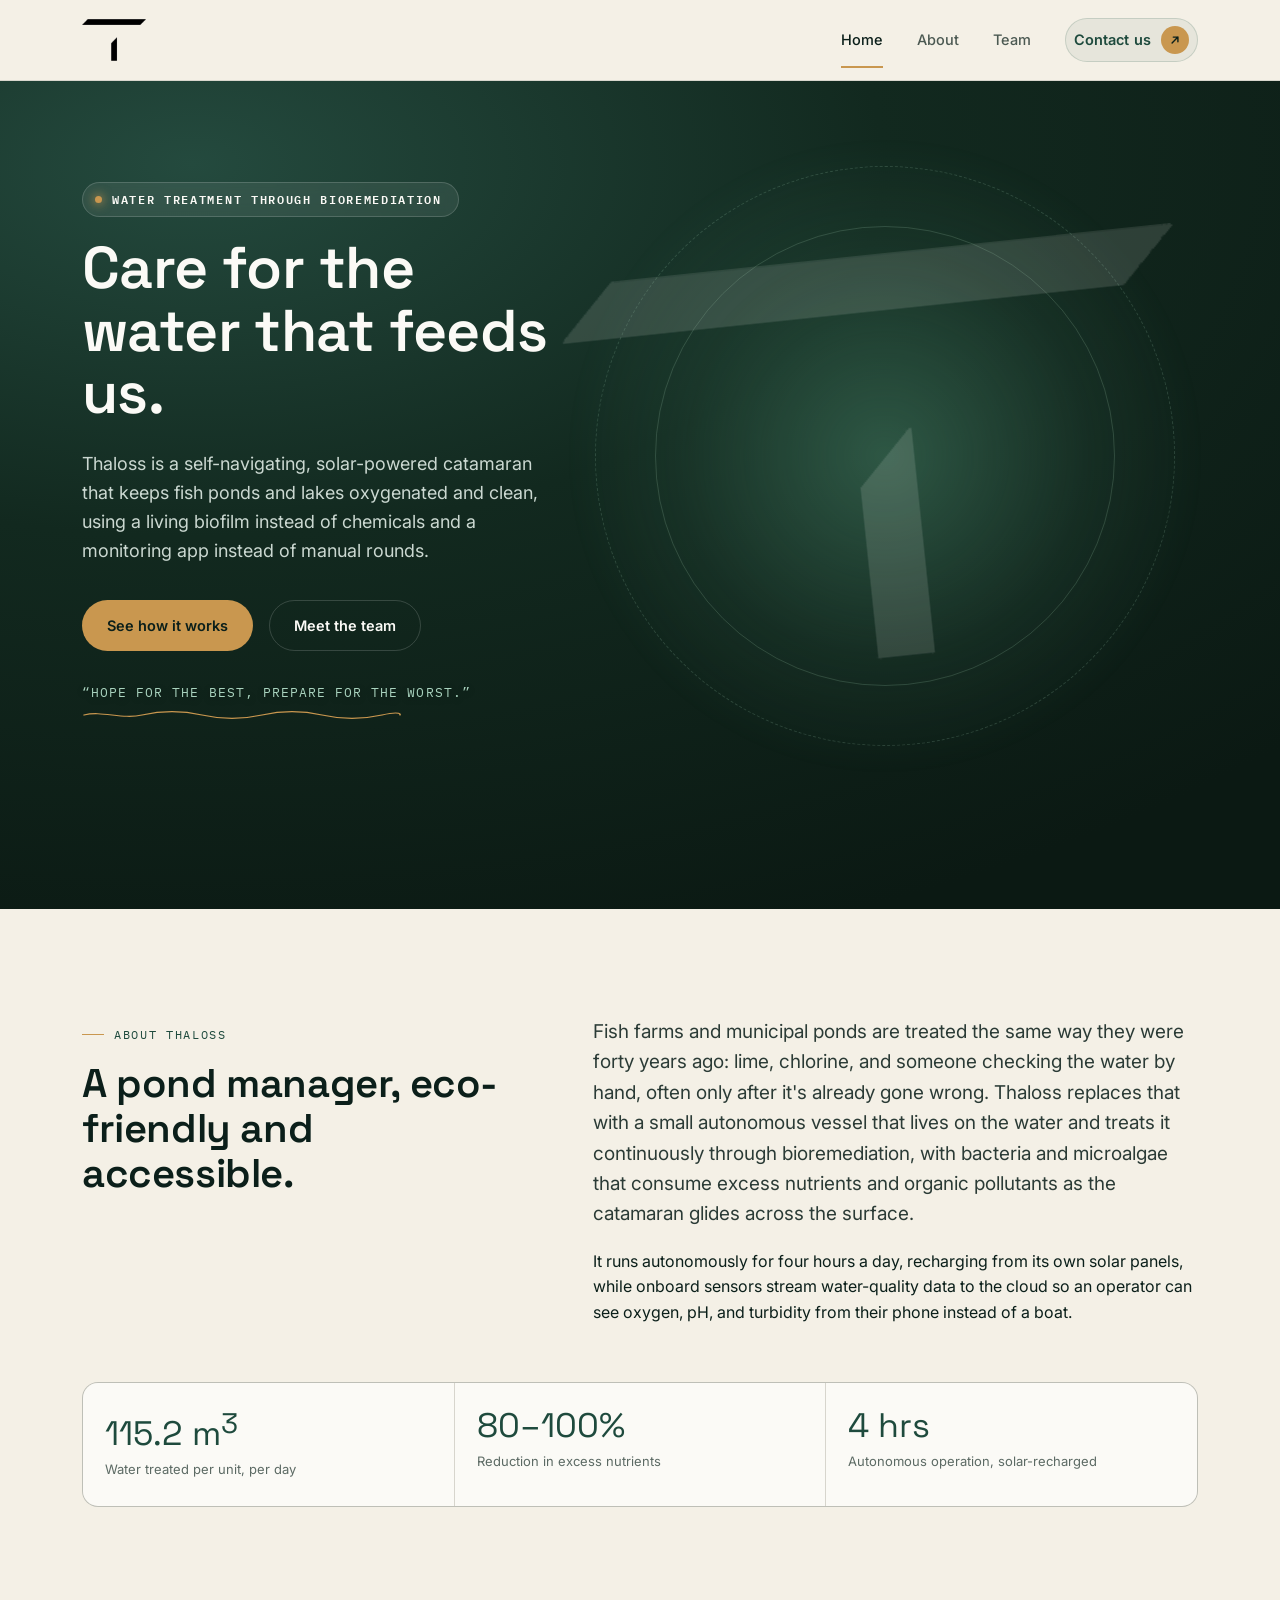
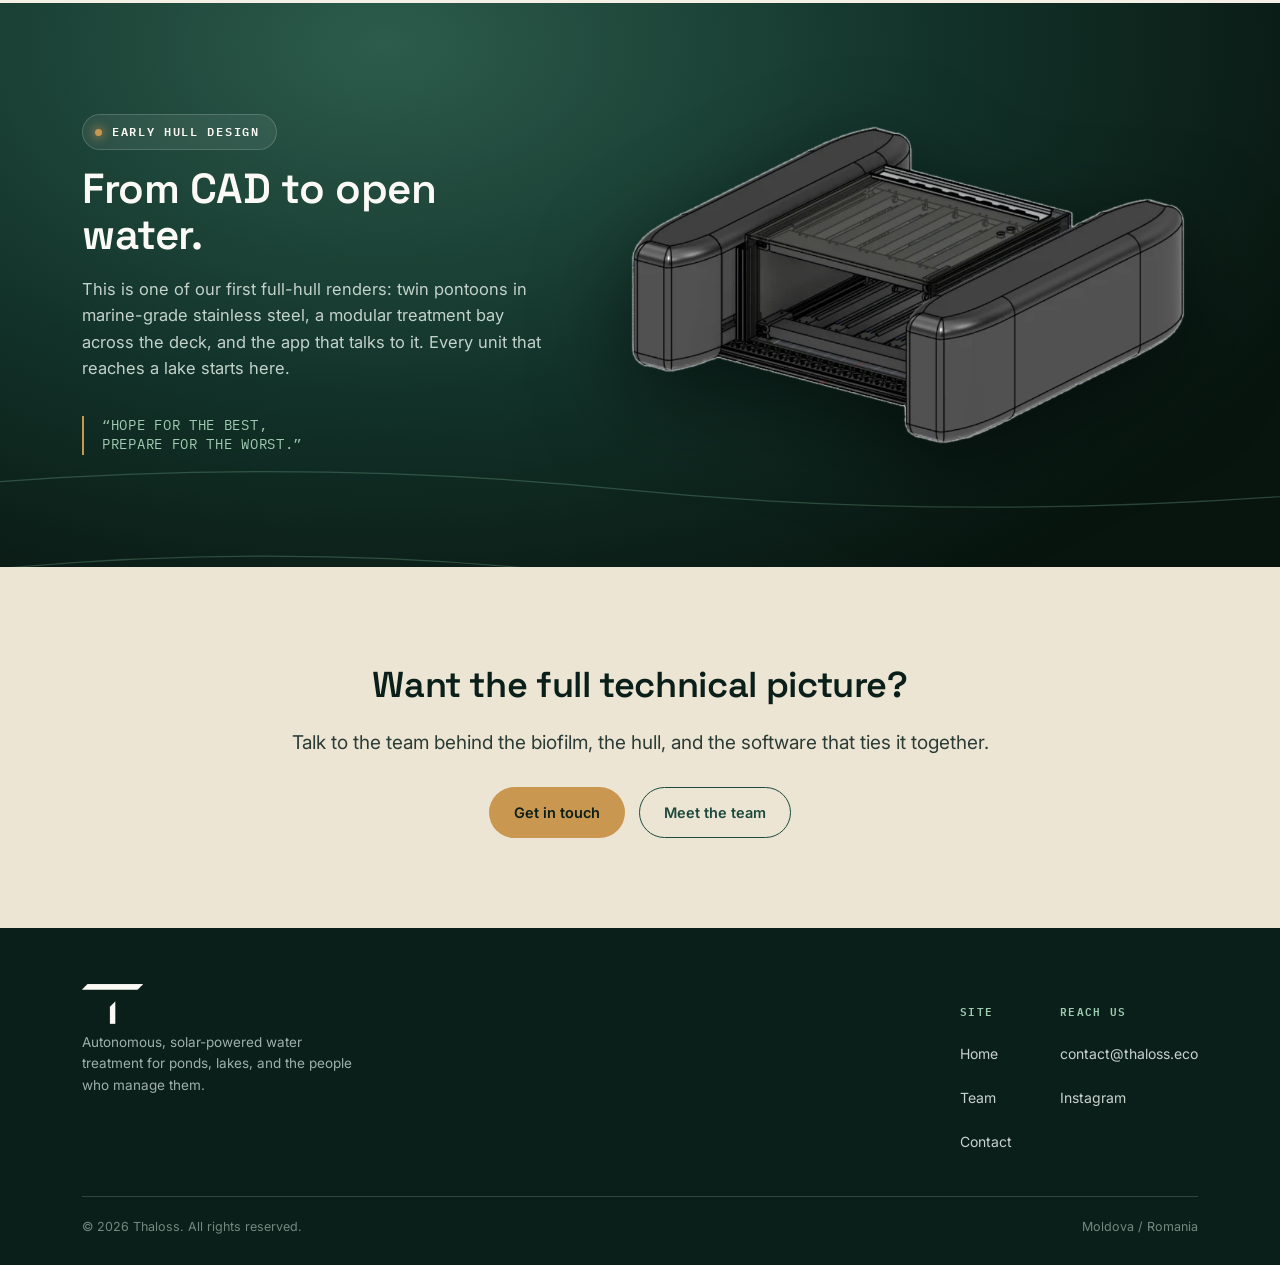
<file: index.html>
<!DOCTYPE html>
<html lang="en">
<head>
<meta charset="UTF-8">
<meta name="viewport" content="width=device-width, initial-scale=1.0">
<title>Thaloss · Water treatment through Bioremediation</title>
<meta name="description" content="Thaloss builds an autonomous, solar-powered catamaran that keeps ponds and lakes oxygenated and clean using a living bacteria-microalgae biofilm, with no chemicals and no manual rounds.">
<link rel="icon" type="image/png" href="assets/favicon.png">
<link rel="preconnect" href="https://fonts.googleapis.com">
<link href="https://fonts.googleapis.com/css2?family=Space+Grotesk:wght@400;500;600;700&family=Inter:wght@400;500;600;700&family=IBM+Plex+Mono:wght@500&display=swap" rel="stylesheet">
<link rel="stylesheet" href="style.css?v=20261030-4">
<link rel="stylesheet" href="home.css">
</head>
<body>

<header class="site-header">
  <nav class="nav">
    <a href="index.html" class="brand"><img src="assets/icon_mark_black.png" alt="Thaloss"></a>
    <button class="nav-toggle" id="navToggle" aria-label="Menu"><span></span><span></span><span></span></button>
    <div class="nav-links" id="navLinks">
      <a href="index.html" class="active">Home</a>
      <a href="index.html#about">About</a>
      <a href="team.html">Team</a>
      <a href="contact.html" class="nav-cta"><span>Contact us</span><span class="cta-arrow"><svg viewBox="0 0 24 24" fill="none" stroke="currentColor" stroke-width="2.4" stroke-linecap="round" stroke-linejoin="round"><path d="M7 17L17 7M9 7h8v8"/></svg></span></a>
    </div>
  </nav>
</header>

<!-- ============ HERO ============ -->
<section class="hero">
  <div class="texture-dots"></div>
  <div class="hero-bg" aria-hidden="true"></div>

  <div class="wrap hero-content">
    <div class="hero-text">
      <span class="eyebrow eyebrow-lt">Water treatment through Bioremediation</span>
      <h1 class="hero-title" data-split>Care for the water that feeds us.</h1>
      <p class="hero-sub">Thaloss is a self-navigating, solar-powered catamaran that keeps fish ponds and lakes oxygenated and clean, using a living biofilm instead of chemicals and a monitoring app instead of manual rounds.</p>
      <div class="hero-actions">
        <a href="#about" class="btn btn-primary">See how it works</a>
        <a href="team.html" class="btn btn-ghost">Meet the team</a>
      </div>
      <div class="hero-motto-wrap">
        <p class="hero-motto">&ldquo;Hope for the best, prepare for the worst.&rdquo;</p>
        <svg class="motto-wave" viewBox="0 0 320 16" preserveAspectRatio="none">
          <path d="M2,8 C 20,2 40,14 60,8 S 100,2 120,8 S 160,14 180,8 S 220,2 240,8 S 280,14 300,8 318,8 318,8" />
        </svg>
      </div>
    </div>
    <div class="hero-visual" id="heroVisual">
      <div class="hero-glow"></div>
      <img class="hero-watermark spin-anim" src="assets/icon_mark_white.png" alt="" aria-hidden="true">
      <div class="hero-ring ring-1"></div>
      <div class="hero-ring ring-2"></div>
    </div>
  </div>

  <div class="waterline" aria-hidden="true">
    <svg viewBox="0 0 1200 40" preserveAspectRatio="none">
      <path d="M0,20 Q100,0 200,20 T400,20 T600,20 T800,20 T1000,20 T1200,20 V40 H0 Z" fill="#F4F0E6"/>
    </svg>
  </div>
</section>

<!-- ============ ABOUT ============ -->
<section id="about" class="about">
  <div class="wrap">
    <div class="about-grid">
      <div class="reveal">
        <span class="eyebrow">About Thaloss</span>
        <h2 class="about-title">A pond manager, eco-friendly and accessible.</h2>
      </div>
      <div class="reveal">
        <p class="lede">Fish farms and municipal ponds are treated the same way they were forty years ago: lime, chlorine, and someone checking the water by hand, often only after it's already gone wrong. Thaloss replaces that with a small autonomous vessel that lives on the water and treats it continuously through bioremediation, with bacteria and microalgae that consume excess nutrients and organic pollutants as the catamaran glides across the surface.</p>
        <p>It runs autonomously for four hours a day, recharging from its own solar panels, while onboard sensors stream water-quality data to the cloud so an operator can see oxygen, pH, and turbidity from their phone instead of a boat.</p>
      </div>
    </div>

    <div class="stats">
      <div class="stat reveal">
        <div class="num">115.2 m<sup>3</sup></div>
        <div class="lbl">Water treated per unit, per day</div>
      </div>
      <div class="stat reveal">
        <div class="num">80–100%</div>
        <div class="lbl">Reduction in excess nutrients</div>
      </div>
      <div class="stat reveal">
        <div class="num">4 hrs</div>
        <div class="lbl">Autonomous operation, solar-recharged</div>
      </div>
    </div>
  </div>
</section>

<!-- ============ CAD PREVIEW / LAKE SECTION ============ -->
<section class="cad-section">
  <div class="texture-dots"></div>
  <img class="section-watermark" style="top:-40px; right:-40px;" src="assets/icon_mark_white.png" alt="">
  <div class="cad-bg" aria-hidden="true">
    <svg class="cad-waves" viewBox="0 0 1440 900" preserveAspectRatio="xMidYMid slice">
      <defs>
        <radialGradient id="lakeGlow" cx="30%" cy="20%" r="80%">
          <stop offset="0%" stop-color="#2C5C4C"/>
          <stop offset="55%" stop-color="#123229"/>
          <stop offset="100%" stop-color="#08150F"/>
        </radialGradient>
      </defs>
      <rect width="1440" height="900" fill="url(#lakeGlow)"/>
      <g opacity="0.35" stroke="#6FA287" stroke-width="1.4" fill="none">
        <path d="M-100,780 Q300,730 700,780 T1540,780"/>
        <path d="M-100,830 Q300,790 700,830 T1540,830"/>
        <path d="M-100,680 Q300,640 700,680 T1540,680"/>
      </g>
    </svg>
  </div>

  <div class="wrap cad-content">
    <div class="cad-text reveal">
      <span class="eyebrow eyebrow-lt">Early hull design</span>
      <h2 class="cad-title">From CAD to open water.</h2>
      <p class="cad-copy">This is one of our first full-hull renders: twin pontoons in marine-grade stainless steel, a modular treatment bay across the deck, and the app that talks to it. Every unit that reaches a lake starts here.</p>
      <blockquote class="cad-quote">&ldquo;Hope for the best,<br>prepare for the worst.&rdquo;</blockquote>
    </div>
    <div class="cad-image reveal">
      <img src="assets/cad_render_clean.png" alt="Early CAD render of the Thaloss catamaran hull, isolated on a transparent background">
    </div>
  </div>
</section>

<!-- ============ CLOSING CTA ============ -->
<section class="closing">
  <div class="wrap closing-inner reveal">
    <h2>Want the full technical picture?</h2>
    <p class="lede" style="margin:0 auto 28px;text-align:center;">Talk to the team behind the biofilm, the hull, and the software that ties it together.</p>
    <div style="display:flex; justify-content:center; gap:14px; flex-wrap:wrap;">
      <a href="contact.html" class="btn btn-primary">Get in touch</a>
      <a href="team.html" class="btn btn-outline">Meet the team</a>
    </div>
  </div>
</section>

<footer class="site-footer">
  <div class="wrap">
    <div class="footer-top">
      <div>
        <div class="footer-brand"><img src="assets/icon_mark_white.png" alt="Thaloss"></div>
        <p class="footer-tagline">Autonomous, solar-powered water treatment for ponds, lakes, and the people who manage them.</p>
      </div>
      <div class="footer-links">
        <div class="footer-col">
          <h5>Site</h5>
          <a href="index.html">Home</a>
          <a href="team.html">Team</a>
          <a href="contact.html">Contact</a>
        </div>
        <div class="footer-col">
          <h5>Reach us</h5>
          <a href="mailto:contact@thaloss.eco">contact@thaloss.eco</a>
          <a href="https://instagram.com/david.bragarenco" target="_blank" rel="noopener">Instagram</a>
        </div>
      </div>
    </div>
    <div class="footer-bottom">
      <span>© 2026 Thaloss. All rights reserved.</span>
      <span>Moldova / Romania</span>
    </div>
  </div>
</footer>

<script src="script.js?v=20261030-2"></script>
</body>
</html>
</file>
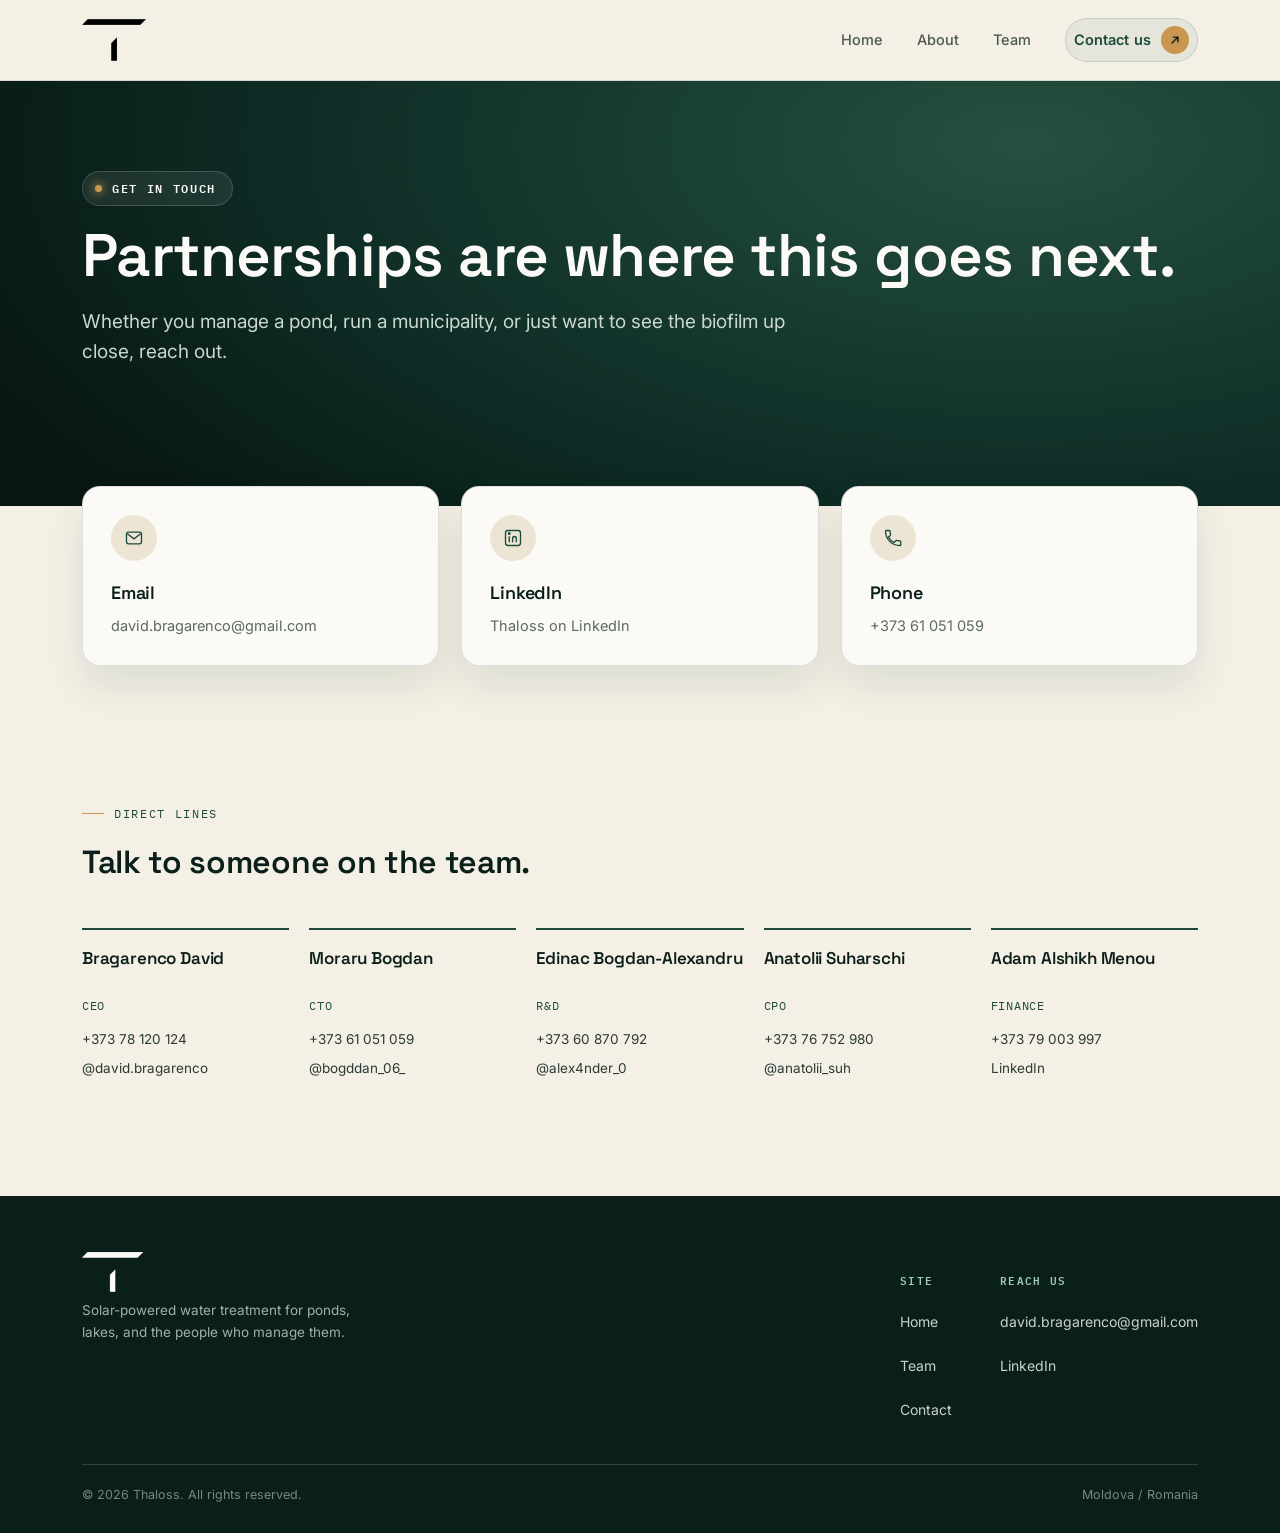
<file: contact.html>
<!DOCTYPE html>
<html lang="en">
<head>
<meta charset="UTF-8">
<meta name="viewport" content="width=device-width, initial-scale=1.0">
<title>Contact · Thaloss</title>
<meta name="description" content="Get in touch with the Thaloss team: email, LinkedIn, and phone.">
<link rel="icon" type="image/png" href="assets/favicon.png">
<link rel="preconnect" href="https://fonts.googleapis.com">
<link href="https://fonts.googleapis.com/css2?family=Space+Grotesk:wght@400;500;600;700&family=Inter:wght@400;500;600;700&family=IBM+Plex+Mono:wght@500&display=swap" rel="stylesheet">
<link rel="stylesheet" href="style.css?v=20261030-4">
<link rel="stylesheet" href="contact.css?v=20261030-1">
</head>
<body>

<header class="site-header">
  <nav class="nav">
    <a href="index.html" class="brand"><img src="assets/icon_mark_black.png" alt="Thaloss"></a>
    <button class="nav-toggle" id="navToggle" aria-label="Menu"><span></span><span></span><span></span></button>
    <div class="nav-links" id="navLinks">
      <a href="index.html">Home</a>
      <a href="index.html#about">About</a>
      <a href="team.html">Team</a>
      <a href="contact.html" class="nav-cta"><span>Contact us</span><span class="cta-arrow"><svg viewBox="0 0 24 24" fill="none" stroke="currentColor" stroke-width="2.4" stroke-linecap="round" stroke-linejoin="round"><path d="M7 17L17 7M9 7h8v8"/></svg></span></a>
    </div>
  </nav>
</header>

<section class="contact-hero">
  <div class="texture-dots"></div>
  <img class="section-watermark" style="top:-30px; right:-20px;" src="assets/icon_mark_white.png" alt="">
  <div class="contact-bg" aria-hidden="true">
    <svg viewBox="0 0 1440 700" preserveAspectRatio="xMidYMid slice">
      <defs>
        <radialGradient id="cGlow" cx="80%" cy="10%" r="90%">
          <stop offset="0%" stop-color="#25503F"/>
          <stop offset="60%" stop-color="#0F2E27"/>
          <stop offset="100%" stop-color="#081712"/>
        </radialGradient>
      </defs>
      <rect width="1440" height="700" fill="url(#cGlow)"/>
    </svg>
  </div>

  <div class="wrap contact-hero-inner">
    <span class="eyebrow eyebrow-lt">Get in touch</span>
    <h1 class="contact-title" data-split>Partnerships are where this goes next.</h1>
    <p class="lede reveal" style="color:#CBD8D1;">Whether you manage a pond, run a municipality, or just want to see the biofilm up close, reach out.</p>
  </div>

  <div class="waterline" aria-hidden="true">
    <svg viewBox="0 0 1200 40" preserveAspectRatio="none">
      <path d="M0,20 Q100,0 200,20 T400,20 T600,20 T800,20 T1000,20 T1200,20 V40 H0 Z" fill="#F4F0E6"/>
    </svg>
  </div>
</section>

<section class="channels">
  <div class="wrap">
    <div class="channel-grid">

      <a href="mailto:david.bragarenco@gmail.com" class="channel-card reveal">
        <div class="channel-icon">
          <svg viewBox="0 0 24 24" fill="none" stroke="currentColor" stroke-width="1.6"><rect x="3" y="5" width="18" height="14" rx="2.5"/><path d="M4 7l8 6 8-6"/></svg>
        </div>
        <h3>Email</h3>
        <p>david.bragarenco@gmail.com</p>
      </a>

      <a href="https://www.linkedin.com/company/thaloss" target="_blank" rel="noopener" class="channel-card reveal">
        <div class="channel-icon">
          <svg viewBox="0 0 24 24" fill="none" stroke="currentColor" stroke-width="1.6"><rect x="3" y="3" width="18" height="18" rx="3"/><line x1="7.5" y1="10" x2="7.5" y2="17"/><circle cx="7.5" cy="6.7" r="1"/><path d="M11.5 17v-4.2c0-1.6 1-2.6 2.4-2.6 1.3 0 2.1.9 2.1 2.6V17"/></svg>
        </div>
        <h3>LinkedIn</h3>
        <p>Thaloss on LinkedIn</p>
      </a>

      <a href="tel:+37361051059" class="channel-card reveal">
        <div class="channel-icon">
          <svg viewBox="0 0 24 24" fill="none" stroke="currentColor" stroke-width="1.6"><path d="M6.6 10.8c1.4 2.8 3.8 5.1 6.6 6.6l2.2-2.2c.3-.3.7-.4 1.1-.3 1.2.4 2.5.6 3.8.6.6 0 1 .4 1 1V20c0 .6-.4 1-1 1C10.6 21 3 13.4 3 4c0-.6.4-1 1-1h3.5c.6 0 1 .4 1 1 0 1.3.2 2.6.6 3.8.1.4 0 .8-.3 1.1L6.6 10.8Z"/></svg>
        </div>
        <h3>Phone</h3>
        <p>+373 61 051 059</p>
      </a>

    </div>
  </div>
</section>

<section class="direct-contacts">
  <div class="wrap">
    <span class="eyebrow">Direct lines</span>
    <h2 class="direct-title">Talk to someone on the team.</h2>

    <div class="contact-people">
      <div class="person reveal">
        <h4>Bragarenco David</h4>
        <p class="role">CEO</p>
        <a href="tel:+37378120124">+373 78 120 124</a>
        <a href="https://instagram.com/david.bragarenco" target="_blank" rel="noopener">@david.bragarenco</a>
      </div>
      <div class="person reveal">
        <h4>Moraru Bogdan</h4>
        <p class="role">CTO</p>
        <a href="tel:+37361051059">+373 61 051 059</a>
        <a href="https://instagram.com/bogddan_06_" target="_blank" rel="noopener">@bogddan_06_</a>
      </div>
      <div class="person reveal">
        <h4>Edinac Bogdan-Alexandru</h4>
        <p class="role">R&amp;D</p>
        <a href="tel:+37360870792">+373 60 870 792</a>
        <a href="https://instagram.com/alex4nder_0" target="_blank" rel="noopener">@alex4nder_0</a>
      </div>
      <div class="person reveal">
        <h4>Anatolii Suharschi</h4>
        <p class="role">CPO</p>
        <a href="tel:+37376752980">+373 76 752 980</a>
        <a href="https://www.instagram.com/anatolii_suh/" target="_blank" rel="noopener">@anatolii_suh</a>
      </div>
      <div class="person reveal">
        <h4>Adam Alshikh Menou</h4>
        <p class="role">Finance</p>
        <a href="tel:+37379003997">+373 79 003 997</a>
        <a href="https://www.linkedin.com/in/adam-alshikh-menou-9a03a1421/" target="_blank" rel="noopener">LinkedIn</a>
      </div>
    </div>
  </div>
</section>

<footer class="site-footer">
  <div class="wrap">
    <div class="footer-top">
      <div>
        <div class="footer-brand"><img src="assets/icon_mark_white.png" alt="Thaloss"></div>
        <p class="footer-tagline">Solar-powered water treatment for ponds, lakes, and the people who manage them.</p>
      </div>
      <div class="footer-links">
        <div class="footer-col">
          <h5>Site</h5>
          <a href="index.html">Home</a>
          <a href="team.html">Team</a>
          <a href="contact.html">Contact</a>
        </div>
        <div class="footer-col">
          <h5>Reach us</h5>
          <a href="mailto:david.bragarenco@gmail.com">david.bragarenco@gmail.com</a>
          <a href="https://www.linkedin.com/company/thaloss" target="_blank" rel="noopener">LinkedIn</a>
        </div>
      </div>
    </div>
    <div class="footer-bottom">
      <span>© 2026 Thaloss. All rights reserved.</span>
      <span>Moldova / Romania</span>
    </div>
  </div>
</footer>

<script src="script.js?v=20261030-2"></script>
</body>
</html>
</file>
<file: style.css>
/* ===========================================================
   THALOSS · Design System
   Palette: deep water teal / algae green / warm sand / amber
   Display: Space Grotesk (geometric, matches the mark)
   Body: Inter | Utility/mono: IBM Plex Mono
=========================================================== */

:root{
  --ink:        #0B1F1A;
  --deep:       #0F2E27;
  --forest:     #1E4A3D;
  --algae:      #5FA987;
  --algae-lt:   #9FCBB2;
  --sand:       #F4F0E6;
  --sand-2:     #ECE5D3;
  --paper:      #FBFAF6;
  --amber:      #C9974F;
  --line:       rgba(11,31,26,0.12);
  --line-lt:    rgba(255,255,255,0.16);

  --head:  "Space Grotesk", "Inter", -apple-system, BlinkMacSystemFont, sans-serif;
  --body:  "Inter", -apple-system, BlinkMacSystemFont, sans-serif;
  --mono:  "IBM Plex Mono", ui-monospace, monospace;

  --maxw: 1180px;
}

*{ box-sizing: border-box; }
html{ scroll-behavior: smooth; overflow-x: hidden; }
body{
  margin:0;
  background: var(--sand);
  color: var(--ink);
  font-family: var(--body);
  font-size: 16px;
  line-height: 1.6;
  -webkit-font-smoothing: antialiased;
  animation: page-fade-in .5s ease both;
  overflow-x: hidden;
}
@keyframes page-fade-in{
  from{ opacity: 0; }
  to{ opacity: 1; }
}
.page-transition{position:fixed;inset:0;z-index:1000;pointer-events:none;background:var(--forest);clip-path:circle(0% at 100% 0%);transition:clip-path .48s cubic-bezier(.22,1,.36,1)}
.page-leaving .page-transition{clip-path:circle(150% at 100% 0%)}
.page-ready .page-transition{animation:reveal-page .58s cubic-bezier(.22,1,.36,1) both}
@keyframes reveal-page{from{clip-path:circle(150% at 100% 0%)}to{clip-path:circle(0% at 100% 0%)}}
img{ max-width:100%; display:block; }
a{ color:inherit; text-decoration:none; }

::selection{ background: var(--algae); color: var(--ink); }

@media (prefers-reduced-motion: reduce){
  *{ animation-duration: 0.001ms !important; animation-iteration-count: 1 !important; transition-duration: 0.001ms !important; scroll-behavior:auto !important; }
}

/* ---------- layout helpers ---------- */
.wrap{
  max-width: var(--maxw);
  margin: 0 auto;
  padding: 0 32px;
}
section{ position: relative; }

/* ---------- typography ---------- */
h1,h2,h3,h4{
  font-family: var(--head);
  font-weight: 600;
  letter-spacing: -0.01em;
  margin: 0;
  color: var(--ink);
}
.eyebrow{
  font-family: var(--mono);
  font-size: 12px;
  letter-spacing: 0.14em;
  text-transform: uppercase;
  color: var(--forest);
  display: inline-flex;
  align-items: center;
  gap: 10px;
}
.eyebrow::before{
  content:"";
  width: 22px; height: 1px;
  background: var(--amber);
  display:inline-block;
}
.eyebrow-lt{
  color: var(--paper);
  background: rgba(255,255,255,0.08);
  border: 1px solid rgba(255,255,255,0.16);
  padding: 7px 16px 7px 12px;
  border-radius: 999px;
  font-weight: 600;
  backdrop-filter: blur(6px);
}
.eyebrow-lt::before{
  width: 7px; height: 7px;
  border-radius: 50%;
  background: var(--amber);
  box-shadow: 0 0 10px 2px rgba(201,151,79,0.6);
  animation: eyebrow-pulse 2.4s ease-in-out infinite;
}
@keyframes eyebrow-pulse{
  0%, 100%{ opacity: 1; }
  50%{ opacity: 0.5; }
}
p{ margin: 0 0 1em; }
.lede{
  font-size: 19px;
  color: #2B3B36;
  max-width: 60ch;
}

/* ---------- nav ---------- */
.site-header{
  position: sticky; top:0; z-index: 100;
  background: rgba(244,240,230,0.86);
  backdrop-filter: blur(10px);
  border-bottom: 1px solid var(--line);
  transition: box-shadow .3s ease;
}
.site-header.scrolled{
  box-shadow: 0 8px 24px rgba(11,31,26,0.08);
}
.nav{
  max-width: var(--maxw);
  margin: 0 auto;
  padding: 18px 32px;
  display:flex;
  align-items:center;
  justify-content: space-between;
}
.brand{
  display:flex;
  align-items:center;
  transition: transform .3s ease;
}
.brand:hover{ transform: scale(1.06) rotate(-2deg); }
.brand img{
  height: 42px;
  width: auto;
  display:block;
}
.nav-links{
  display:flex;
  align-items:center;
  gap: 34px;
  font-size: 14.5px;
  font-weight: 500;
}
.nav-links a{
  position: relative;
  padding: 4px 0;
  color: var(--ink);
  opacity: 0.72;
  transition: opacity .2s ease;
}
.nav-links a:not(.nav-cta){ min-height:44px; display:inline-flex; align-items:center; }
.nav-links a:hover{ opacity: 1; }
.nav-links a:not(.nav-cta)::after{
  content:"";
  position:absolute; left:0; right:100%; bottom:-6px;
  height: 2px; background: var(--amber);
  transition: right .3s cubic-bezier(.2,.8,.2,1);
}
.nav-links a:not(.nav-cta):hover::after{ right: 0; }
.nav-links a.active{ opacity: 1; }
.nav-links a.active:not(.nav-cta)::after{ right: 0; }
.nav-links .nav-cta{
  position: relative;
  display:inline-flex;
  align-items:center;
  gap: 10px;
  background: rgba(30,74,61,0.06);
  border: 1px solid rgba(30,74,61,0.16);
  color: var(--forest) !important;
  padding: 7px 8px;
  justify-content: center;
  min-height: 44px;
  border-radius: 999px;
  font-weight: 600;
  font-size: 14.5px;
  letter-spacing: 0.01em;
  opacity: 1 !important;
  overflow: hidden;
  transition: border-color .35s ease, color .35s ease, box-shadow .35s ease, transform .3s ease, padding .3s ease;
}
.nav-cta::before{
  content:"";
  position:absolute; inset:0;
  background: linear-gradient(135deg, var(--forest) 0%, #2E6B57 100%);
  transform: scaleX(0);
  transform-origin: left center;
  transition: transform .4s cubic-bezier(.2,.8,.2,1);
}
.nav-cta span:first-child{ position: relative; z-index: 1; }
.nav-links .nav-cta:hover{
  color: var(--paper) !important;
  border-color: transparent;
  box-shadow: 0 10px 24px rgba(30,74,61,0.35);
  transform: translateY(-2px);
}
.nav-cta:hover::before{ transform: scaleX(1); }
.nav-cta .cta-arrow{
  position: relative;
  z-index: 1;
  display:flex; align-items:center; justify-content:center;
  width: 28px; height: 28px;
  border-radius: 50%;
  background: var(--amber);
  color: var(--ink);
  flex: none;
  box-shadow: 0 0 0 0 rgba(201,151,79,0.5);
  transition: transform .35s cubic-bezier(.2,.8,.2,1), box-shadow .35s ease;
}
.nav-cta .cta-arrow svg{ width: 14px; height: 14px; }
.nav-cta:hover .cta-arrow{
  transform: rotate(45deg) scale(1.06);
  box-shadow: 0 0 0 6px rgba(201,151,79,0.18);
}
.nav-toggle{ display:none; }

@media (max-width: 760px){
  .nav-links{
    position: fixed; inset: 64px 0 0 0;
    background: var(--sand);
    flex-direction: column;
    justify-content: flex-start;
    padding: 36px 32px;
    gap: 26px;
    font-size: 18px;
    transform: translateX(100%);
    transition: transform .35s ease;
  }
  .nav-links.open{ transform: translateX(0); }
  .nav-toggle{
    display:flex; flex-direction:column; gap:5px;
    background:none; border:none; cursor:pointer; padding: 6px;
    z-index: 110;
  }
  .nav-toggle span{ width:22px; height:2px; background: var(--ink); display:block; }
}

/* Mobile navigation is a complete page state, not a panel over the content. */
@media (max-width:760px){
  html.menu-open{overflow:hidden!important;overscroll-behavior:none}
  body.menu-open{position:fixed;overflow:hidden!important;width:100%;height:100%;overscroll-behavior:none}
  .site-header{height:64px;background:var(--sand)}
  .nav{height:64px;padding:11px 20px}
  .brand img{height:36px}
  .nav-toggle{width:44px;height:44px;align-items:center;justify-content:center;position:relative}
  .nav-toggle span{transition:transform .26s cubic-bezier(.22,1,.36,1),opacity .18s ease}
  .menu-open .nav-toggle span:nth-child(1){transform:translateY(7px) rotate(45deg)}
  .menu-open .nav-toggle span:nth-child(2){opacity:0}
  .menu-open .nav-toggle span:nth-child(3){transform:translateY(-7px) rotate(-45deg)}
  .nav-links{position:fixed!important;top:64px!important;right:0!important;bottom:0!important;left:0!important;width:100vw!important;height:calc(100dvh - 64px)!important;min-height:calc(100dvh - 64px)!important;padding:clamp(36px,8vh,70px) 28px!important;gap:12px!important;align-items:stretch!important;justify-content:flex-start!important;background:linear-gradient(145deg,var(--sand) 0%,#ece5d3 100%)!important;transform:translate3d(0,-12px,0)!important;opacity:0;visibility:hidden;pointer-events:none;z-index:105;transition:transform .36s cubic-bezier(.22,1,.36,1),opacity .22s ease,visibility .22s ease!important}
  .nav-links.open{height:calc(100vh - 64px)!important;min-height:calc(100vh - 64px)!important;transform:translate3d(0,0,0)!important;opacity:1;visibility:visible;pointer-events:auto}
  .nav-links a,.nav-links a:not(.nav-cta){display:flex!important;align-items:center;justify-content:space-between;min-height:58px!important;padding:0 6px!important;color:var(--ink)!important;font:600 clamp(24px,7vw,32px)/1 var(--head);letter-spacing:-.035em;opacity:.52!important;border-bottom:1px solid var(--line)}
  .nav-links a:not(.nav-cta)::after{display:none}
  .nav-links a.active{opacity:1!important;color:var(--forest)!important}
  .nav-links a.active::before{content:"Current";font:500 10px/1 var(--mono);letter-spacing:.1em;text-transform:uppercase;color:var(--amber);order:2}
  .nav-links .nav-cta{margin-top:18px!important;padding:0 14px!important;justify-content:center!important;min-height:54px!important;border:0!important;border-radius:999px!important;background:var(--forest)!important;color:var(--paper)!important;font:600 15px/1 var(--head)!important;letter-spacing:0!important;opacity:1!important}
  .nav-links.open a{animation:drawer-link .42s cubic-bezier(.22,1,.36,1) both}
  .nav-links.open a:nth-child(1){animation-delay:.04s}.nav-links.open a:nth-child(2){animation-delay:.08s}.nav-links.open a:nth-child(3){animation-delay:.12s}.nav-links.open a:nth-child(4){animation-delay:.16s}
  .menu-open .nav-links{touch-action:pan-y}
}
@keyframes drawer-link{from{opacity:0;transform:translateY(12px)}to{transform:translateY(0)}}

/* ---------- waterline divider (signature element) ---------- */
.waterline{
  display:block;
  width:100%;
  height: 40px;
  line-height:0;
}
.waterline svg{ width:100%; height:100%; display:block; }
.waterline path{ animation: drift 14s ease-in-out infinite alternate; }
@keyframes drift{
  0%{ transform: translateX(0); }
  100%{ transform: translateX(-24px); }
}

/* ---------- buttons ---------- */
.btn{
  display:inline-flex;
  align-items:center;
  gap: 10px;
  padding: 13px 24px;
  border-radius: 999px;
  font-weight: 600;
  font-size: 14.5px;
  border: 1px solid transparent;
  cursor:pointer;
  transition: transform .2s ease, background .2s ease, border-color .2s ease, color .2s ease;
}
.btn:hover{ transform: translateY(-1px); }
.btn-primary{ background: var(--amber); color: var(--ink); }
.btn-primary:hover{ background: #dcae66; }
.btn-ghost{ border-color: var(--line-lt); color: var(--paper); }
.btn-ghost:hover{ background: rgba(255,255,255,0.08); }
.btn-outline{ border-color: var(--forest); color: var(--forest); }
.btn-outline:hover{ background: var(--forest); color: var(--paper); }

/* ---------- footer ---------- */
.site-footer{
  background: var(--ink);
  color: var(--sand-2);
  padding: 56px 0 28px;
}
.footer-top{
  display:flex; justify-content:space-between; align-items:flex-start;
  flex-wrap: wrap; gap: 32px;
  padding-bottom: 32px;
  border-bottom: 1px solid var(--line-lt);
}
.footer-brand img{ height: 40px; width: auto; display:block; }
.footer-tagline{
  font-size: 13.5px; color: #9FB0AA; max-width: 30ch; margin-top: 8px;
}
.footer-links{ display:flex; gap: 48px; flex-wrap: wrap; }
.footer-col h5{
  font-family: var(--mono); font-size: 11px; letter-spacing: 0.12em;
  text-transform: uppercase; color: var(--algae-lt); margin-bottom: 12px; font-weight:600;
}
.footer-col a, .footer-col div{
  display:flex; align-items:center; min-height:44px; font-size: 14px; color: #C9D3CE;
}
.footer-col a:hover{ color: var(--paper); }
.footer-bottom{
  display:flex; justify-content:space-between; flex-wrap:wrap; gap: 10px;
  padding-top: 20px; font-size: 12.5px; color: #75887F;
}

/* ---------- word-split heading reveal (data-split) ---------- */
.word{
  display: inline-block;
  opacity: 0;
  transform: translateY(24px);
  animation: word-in .7s cubic-bezier(.2,.7,.2,1) forwards;
}
@keyframes word-in{
  to{ opacity: 1; transform: translateY(0); }
}

/* ---------- dot-grid texture (used on dark sections to avoid flat blocks) ---------- */
.texture-dots{
  position: absolute; inset: 0;
  background-image: radial-gradient(rgba(159,203,178,0.16) 1px, transparent 1px);
  background-size: 26px 26px;
  mask-image: radial-gradient(ellipse 80% 60% at 50% 40%, black 40%, transparent 85%);
  pointer-events: none;
  z-index: 0;
}

/* ---------- brand watermark (used across dark sections) ---------- */
.section-watermark{
  position: absolute;
  width: 340px;
  max-width: 46vw;
  opacity: 0.05;
  pointer-events: none;
  user-select: none;
  z-index: 0;
  animation: section-watermark-drift 20s ease-in-out infinite;
  transform-origin: center;
}
@keyframes section-watermark-drift{
  0%, 100%{ transform: rotate(4deg) scale(1); }
  50%{ transform: rotate(10deg) scale(1.05); }
}
.section-watermark.centered{
  width: 460px;
  max-width: 70vw;
  opacity: 0.08;
  top: 50%; left: 50%; right: auto; bottom: auto;
  animation: centered-watermark-drift 20s ease-in-out infinite;
}
@keyframes centered-watermark-drift{
  0%, 100%{ transform: translate(-50%,-50%) rotate(-6deg) scale(1); }
  50%{ transform: translate(-50%,-50%) rotate(0deg) scale(1.06); }
}

/* ---------- reveal on scroll ---------- */
.reveal{
  opacity: 0;
  transform: translateY(18px);
  transition: opacity .7s ease, transform .7s ease;
}
.reveal.in{ opacity: 1; transform: translateY(0); }

/* ---------- stat chips ---------- */
.stats{
  display:grid;
  grid-template-columns: repeat(3,1fr);
  gap: 1px;
  background: var(--line);
  border: 1px solid var(--line);
  border-radius: 16px;
  overflow: hidden;
  margin-top: 40px;
}
.stat{
  background: var(--paper);
  padding: 26px 22px;
  transition: transform .3s ease, background .3s ease;
}
.stat:hover{ background: var(--sand-2); }
.stats .stat:nth-child(1){ transition-delay: .02s; }
.stats .stat:nth-child(2){ transition-delay: .12s; }
.stats .stat:nth-child(3){ transition-delay: .22s; }
.stat .num{
  font-family: var(--head);
  font-size: 34px;
  color: var(--forest);
  line-height:1;
}
.stat .lbl{
  font-size: 13px; color: #5C6A64; margin-top: 8px;
}
@media (max-width: 700px){
  .stats{ grid-template-columns: 1fr; }
}
</file>
<file: home.css>
/* ---------- HERO ---------- */
.hero{
  position: relative;
  min-height: 92vh;
  display:grid;
  align-items:center;
  overflow: hidden;
  background: var(--ink);
}
.hero-bg{
  position:absolute; inset:0;
  background:
    radial-gradient(120% 100% at 15% 10%, #244A3E 0%, #12291F 45%, #0B1913 100%),
    linear-gradient(to bottom, transparent 60%, rgba(0,0,0,0.28) 100%);
}
.hero-content{
  position: relative;
  z-index: 2;
  width: 100%;
  padding-top: 70px;
  padding-bottom: 60px;
  display: grid;
  grid-template-columns: minmax(320px, 480px) 1fr;
  gap: 10px;
  align-items: center;
}
.hero-title{
  color: var(--paper);
  font-size: clamp(38px, 4.6vw, 64px);
  line-height: 1.06;
  margin-top: 20px;
  max-width: 14ch;
}
.hero-sub{
  color: #CBD8D1;
  font-size: 18px;
  max-width: 50ch;
  margin: 26px 0 34px;
}
.hero-actions{ display:flex; gap:16px; flex-wrap:wrap; align-items:center; }
.hero-motto-wrap{ margin-top: 32px; display:inline-block; position: relative; z-index: 3; }
.hero-motto{
  font-family: var(--mono);
  text-transform: uppercase;
  letter-spacing: 0.08em;
  color: #A9D3BE;
  font-size: 13px;
  margin: 0;
  text-shadow: 0 2px 6px rgba(0,0,0,0.35);
}
.motto-wave{
  width: 100%;
  max-width: 320px;
  height: 12px;
  margin-top: 6px;
  overflow: visible;
}
.motto-wave path{
  fill: none;
  stroke: var(--amber);
  stroke-width: 1.6;
  stroke-linecap: round;
  stroke-dasharray: 400;
  stroke-dashoffset: 400;
  animation: draw-wave 1.6s ease-out .4s forwards, bob-wave 3.5s ease-in-out 2s infinite;
}
@keyframes draw-wave{ to{ stroke-dashoffset: 0; } }
@keyframes bob-wave{
  0%, 100%{ transform: translateY(0); }
  50%{ transform: translateY(2px); }
}

/* ---------- HERO VISUAL ---------- */
.hero-visual{
  position: relative;
  display:flex;
  align-items:center;
  justify-content:center;
  min-height: 560px;
  will-change: transform;
}
.hero-glow{
  position: absolute;
  top: 50%; left: 50%;
  width: 640px; height: 640px;
  max-width: 92vw; max-height: 92vw;
  transform: translate(-50%,-50%);
  border-radius: 50%;
  background: radial-gradient(circle, rgba(95,169,135,0.38) 0%, rgba(95,169,135,0.09) 45%, transparent 70%);
  filter: blur(6px);
  animation: glow-pulse 7s ease-in-out infinite;
  z-index: 0;
}
@keyframes glow-pulse{
  0%, 100%{ transform: translate(-50%,-50%) scale(1); opacity: 0.75; }
  50%{ transform: translate(-50%,-50%) scale(1.1); opacity: 1; }
}
.hero-ring{
  position: absolute;
  top: 50%; left: 50%;
  border: 1px solid rgba(159,203,178,0.2);
  border-radius: 50%;
  pointer-events: none;
}
.ring-1{ width: 460px; height: 460px; margin: -230px 0 0 -230px; animation: spin-slow 40s linear infinite; }
.ring-2{ width: 580px; height: 580px; margin: -290px 0 0 -290px; border-style: dashed; animation: spin-slow-rev 60s linear infinite; }
@keyframes spin-slow{ from{ transform: rotate(0); } to{ transform: rotate(360deg); } }
@keyframes spin-slow-rev{ from{ transform: rotate(360deg); } to{ transform: rotate(0); } }

.hero-watermark{
  position: absolute;
  top: 50%; left: 50%;
  width: 100%;
  max-width: 620px;
  opacity: 0.13;
  transform: translate(-50%,-50%) rotate(-6deg);
  pointer-events: none;
  z-index: 0;
}
.hero-watermark.spin-anim{ animation: hero-watermark-drift 22s ease-in-out infinite; }
@keyframes hero-watermark-drift{
  0%, 100%{ transform: translate(-50%,-50%) rotate(-6deg) scale(1); }
  50%{ transform: translate(-50%,-50%) rotate(0deg) scale(1.06); }
}
@media (max-width: 900px){
  .hero-content{ grid-template-columns: 1fr; }
  .hero-visual{ order: -1; min-height: 320px; margin-bottom: 8px; }
  .hero-ring, .hero-glow{ display: none; }
  .hero-watermark{ max-width: 380px; }
}

/* ---------- ABOUT ---------- */
.about{ background: var(--sand); padding: 108px 0 96px; }
.about-grid{
  display:grid;
  grid-template-columns: 0.85fr 1.15fr;
  gap: 64px;
  align-items: start;
}
.about-title{
  font-size: clamp(28px, 3.4vw, 40px);
  margin-top: 18px;
  line-height: 1.12;
}
@media (max-width: 820px){
  .about-grid{ grid-template-columns: 1fr; gap: 24px; }
}

/* ---------- CAD SECTION ---------- */
.cad-section{
  position: relative;
  background: var(--ink);
  padding: 110px 0;
  overflow: hidden;
}
.cad-bg{ position:absolute; inset:0; }
.cad-waves{ width:100%; height:100%; }
.cad-content{
  position: relative; z-index: 2;
  display:grid;
  grid-template-columns: 0.95fr 1.15fr;
  gap: 56px;
  align-items: center;
}
.cad-title{
  color: var(--paper);
  font-size: clamp(28px, 3.6vw, 42px);
  margin-top: 16px;
  line-height: 1.1;
}
.cad-copy{
  color: #C3D2CB;
  font-size: 16.5px;
  max-width: 46ch;
  margin-top: 18px;
}
.cad-quote{
  margin: 34px 0 0;
  padding-left: 18px;
  border-left: 2px solid var(--amber);
  font-family: var(--mono);
  text-transform: uppercase;
  letter-spacing: 0.05em;
  font-size: 14px;
  color: var(--algae-lt);
  line-height: 1.4;
}
.cad-image img{
  filter: drop-shadow(0 30px 46px rgba(0,0,0,0.55));
}
@media (max-width: 860px){
  .cad-content{ grid-template-columns: 1fr; }
  .cad-image{ order: -1; }
}

/* ---------- CLOSING CTA ---------- */
.closing{ background: var(--sand-2); padding: 90px 0; }
.closing-inner{ text-align:center; }
.closing-inner h2{
  font-size: clamp(26px,3.2vw,36px);
  margin-bottom: 14px;
}
</file>
<file: contact.css>
.contact-hero{
  position: relative;
  background: var(--ink);
  padding-top: 90px;
  overflow: hidden;
}
.contact-bg{ position:absolute; inset:0; z-index:0; }
.contact-hero-inner{ position:relative; z-index:1; padding-bottom: 80px; }
.contact-title{
  color: var(--paper);
  font-size: clamp(36px, 5.4vw, 60px);
  margin-top: 18px;
  line-height: 1.08;
}
.contact-hero-inner .lede{ margin-top: 18px; }

.channels{ background: var(--sand); padding: 70px 0 20px; margin-top: -1px; }
.channel-grid{
  display:grid;
  grid-template-columns: repeat(3, 1fr);
  gap: 22px;
  transform: translateY(-90px);
}
@media (max-width: 820px){
  .channel-grid{ grid-template-columns: 1fr; transform: translateY(-60px); }
}
.channel-card{
  background: var(--paper);
  border: 1px solid var(--line);
  border-radius: 18px;
  padding: 28px;
  box-shadow: 0 20px 40px rgba(15,46,39,0.10);
  transition: transform .2s ease, box-shadow .2s ease;
}
.channel-grid .channel-card:nth-child(1){ transition-delay: .02s; }
.channel-grid .channel-card:nth-child(2){ transition-delay: .12s; }
.channel-grid .channel-card:nth-child(3){ transition-delay: .22s; }
.channel-card:hover{
  transform: translateY(-4px);
  box-shadow: 0 26px 50px rgba(15,46,39,0.16);
}
.channel-icon{
  width: 46px; height: 46px;
  border-radius: 50%;
  background: var(--sand-2);
  color: var(--forest);
  display:flex; align-items:center; justify-content:center;
  margin-bottom: 18px;
}
.channel-icon svg{ width: 20px; height: 20px; }
.channel-card h3{ font-size: 18px; margin-bottom: 6px; }
.channel-card p{ margin:0; color:#5C6A64; font-size: 14.5px; }

.direct-contacts{
  background: var(--sand);
  padding: 20px 0 110px;
}
.direct-title{
  font-size: clamp(24px,3vw,32px);
  margin-top: 14px;
  margin-bottom: 40px;
}
.contact-people{
  display:grid;
  grid-template-columns: repeat(5, minmax(0, 1fr));
  gap: 20px;
}
@media (max-width: 1100px){
  .contact-people{ grid-template-columns: repeat(3, minmax(0, 1fr)); }
}
@media (max-width: 820px){
  .contact-people{ grid-template-columns: repeat(2, minmax(0, 1fr)); }
}
@media (max-width: 520px){
  .contact-people{ grid-template-columns: 1fr; }
}
.person{
  border-top: 2px solid var(--forest);
  padding-top: 18px;
  transition: border-color .3s ease;
}
.person:hover{ border-color: var(--amber); }
.contact-people .person:nth-child(1){ transition-delay: .02s; }
.contact-people .person:nth-child(2){ transition-delay: .12s; }
.contact-people .person:nth-child(3){ transition-delay: .22s; }
.person h4{
  font-family: var(--head);
  font-size: 17px;
  line-height: 1.2;
  min-height: 2.4em;
  margin-bottom: 8px;
  overflow-wrap: anywhere;
}
.person .role{
  font-family: var(--mono);
  font-size: 11.5px;
  letter-spacing: 0.06em;
  text-transform: uppercase;
  color: var(--forest);
  margin-bottom: 14px;
}
.person a{
  display:block;
  font-size: 13.5px;
  overflow-wrap: anywhere;
  color: #2B3B36;
  margin-bottom: 6px;
  width: fit-content;
  border-bottom: 1px solid transparent;
}
.person a:hover{ border-color: var(--forest); }
</file>
